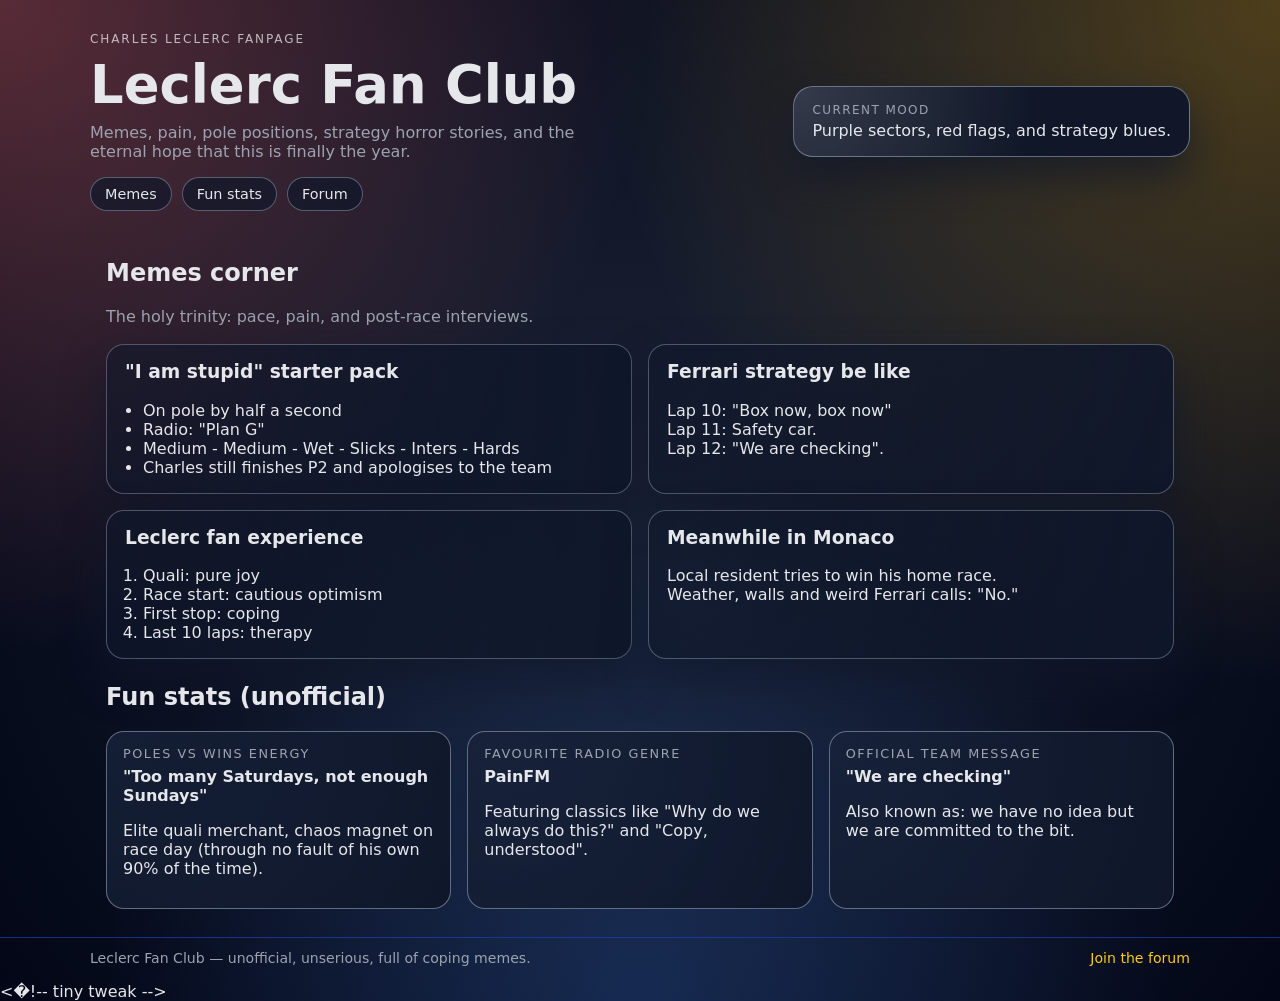
<file: index.html>
<!DOCTYPE html>
<html lang="en">
<head>
  <meta charset="UTF-8" />
  <meta name="viewport" content="width=device-width, initial-scale=1.0" />
  <title>Leclerc Fan Club</title>
  <link rel="stylesheet" href="style.css" />
</head>
<body>
  <header class="hero">
    <div class="hero-inner">
      <div>
        <p class="eyebrow">Charles Leclerc fanpage</p>
        <h1>Leclerc Fan Club</h1>
        <p class="hero-text">
          Memes, pain, pole positions, strategy horror stories, and the eternal hope that this is finally the year.
        </p>
        <nav class="nav">
          <a href="#memes">Memes</a>
          <a href="#stats">Fun stats</a>
          <a href="forum.html">Forum</a>
        </nav>
      </div>
      <div class="hero-card">
        <p class="hero-card-label">Current mood</p>
        <p class="hero-card-text" id="moodText">Purple sector with a side of Ferrari strategy anxiety.</p>
      </div>
    </div>
  </header>

  <main class="container">
    <section id="memes" class="section">
      <h2>Memes corner</h2>
      <p class="section-sub">The holy trinity: pace, pain, and post-race interviews.</p>

      <div class="meme-grid">
        <article class="meme-card">
          <h3>"I am stupid" starter pack</h3>
          <ul>
            <li>On pole by half a second</li>
            <li>Radio: "Plan G"</li>
            <li>Medium - Medium - Wet - Slicks - Inters - Hards</li>
            <li>Charles still finishes P2 and apologises to the team</li>
          </ul>
        </article>

        <article class="meme-card">
          <h3>Ferrari strategy be like</h3>
          <p>
            Lap 10: "Box now, box now"
            <br />
            Lap 11: Safety car.
            <br />
            Lap 12: "We are checking".
          </p>
        </article>

        <article class="meme-card">
          <h3>Leclerc fan experience</h3>
          <ol>
            <li>Quali: pure joy</li>
            <li>Race start: cautious optimism</li>
            <li>First stop: coping</li>
            <li>Last 10 laps: therapy</li>
          </ol>
        </article>

        <article class="meme-card">
          <h3>Meanwhile in Monaco</h3>
          <p>
            Local resident tries to win his home race.
            <br />
            Weather, walls and weird Ferrari calls: "No."
          </p>
        </article>
      </div>
    </section>

    <section id="stats" class="section">
      <h2>Fun stats (unofficial)</h2>
      <div class="stats-grid">
        <div class="stat">
          <span class="stat-label">Poles vs wins energy</span>
          <strong>"Too many Saturdays, not enough Sundays"</strong>
          <p>Elite quali merchant, chaos magnet on race day (through no fault of his own 90% of the time).</p>
        </div>
        <div class="stat">
          <span class="stat-label">Favourite radio genre</span>
          <strong>PainFM</strong>
          <p>Featuring classics like "Why do we always do this?" and "Copy, understood".</p>
        </div>
        <div class="stat">
          <span class="stat-label">Official team message</span>
          <strong>"We are checking"</strong>
          <p>Also known as: we have no idea but we are committed to the bit.</p>
        </div>
      </div>
    </section>
  </main>

  <footer class="footer">
    <div class="footer-inner">
      <span>Leclerc Fan Club — unofficial, unserious, full of coping memes.</span>
      <a href="forum.html">Join the forum</a>
    </div>
  </footer>

  <script>
    const moods = [
      'Purple sectors, red flags, and strategy blues.',
      'Copium, hopium, and a suspicious amount of Monaco onboard replays.',
      'Manifesting clean pit stops and functional radios.',
      'Quali merchant, race day hostage.',
      'Happy for Charles, confused by Ferrari.'
    ];
    const moodEl = document.getElementById('moodText');
    moodEl.textContent = moods[Math.floor(Math.random() * moods.length)];
  </script>
</body>
</html>
< ! - -   t i n y   t w e a k   - - >  
 
</file>
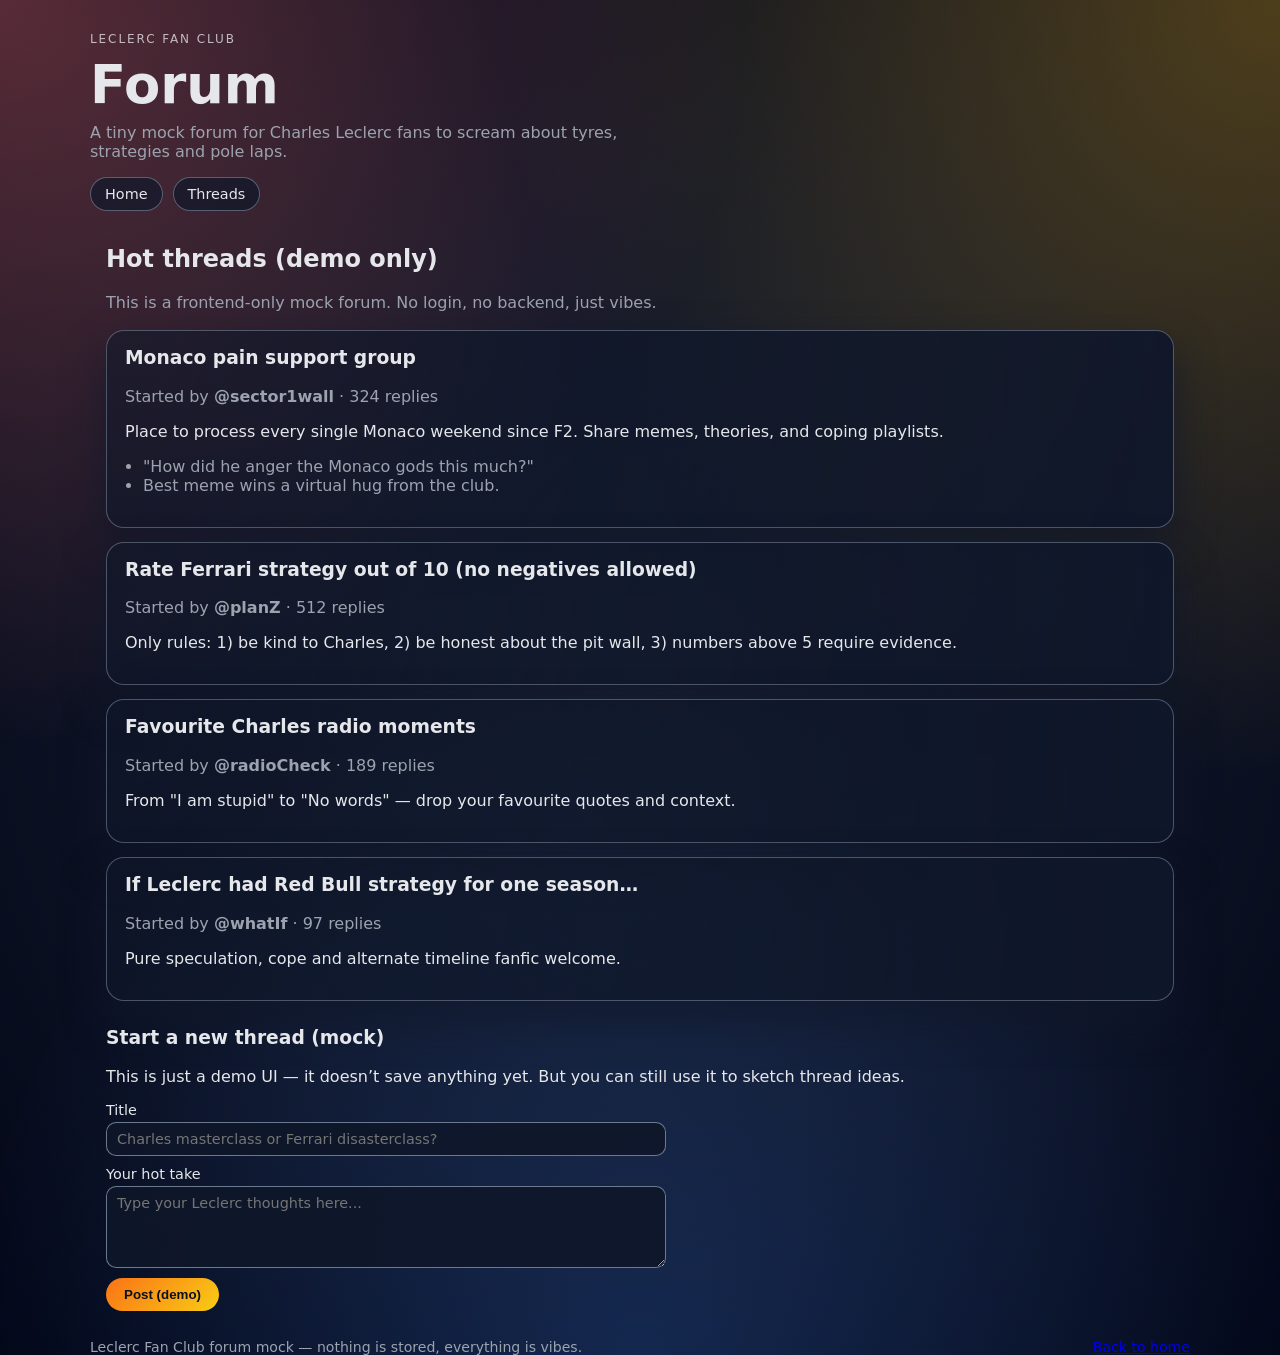
<file: forum.html>
<!DOCTYPE html>
<html lang="en">
<head>
  <meta charset="UTF-8" />
  <meta name="viewport" content="width=device-width, initial-scale=1.0" />
  <title>Leclerc Fan Club — Forum</title>
  <link rel="stylesheet" href="style.css" />
</head>
<body>
  <header class="hero hero--small">
    <div class="hero-inner">
      <div>
        <p class="eyebrow">Leclerc Fan Club</p>
        <h1>Forum</h1>
        <p class="hero-text">
          A tiny mock forum for Charles Leclerc fans to scream about tyres, strategies and pole laps.
        </p>
        <nav class="nav">
          <a href="index.html">Home</a>
          <a href="#threads">Threads</a>
        </nav>
      </div>
    </div>
  </header>

  <main class="container">
    <section id="threads" class="section">
      <h2>Hot threads (demo only)</h2>
      <p class="section-sub">This is a frontend-only mock forum. No login, no backend, just vibes.</p>

      <div class="thread-list">
        <article class="thread-card">
          <h3>Monaco pain support group</h3>
          <p class="thread-meta">Started by <strong>@sector1wall</strong> · 324 replies</p>
          <p>
            Place to process every single Monaco weekend since F2. Share memes, theories, and coping playlists.
          </p>
          <ul class="thread-preview">
            <li>"How did he anger the Monaco gods this much?"</li>
            <li>Best meme wins a virtual hug from the club.</li>
          </ul>
        </article>

        <article class="thread-card">
          <h3>Rate Ferrari strategy out of 10 (no negatives allowed)</h3>
          <p class="thread-meta">Started by <strong>@planZ</strong> · 512 replies</p>
          <p>
            Only rules: 1) be kind to Charles, 2) be honest about the pit wall, 3) numbers above 5 require evidence.
          </p>
        </article>

        <article class="thread-card">
          <h3>Favourite Charles radio moments</h3>
          <p class="thread-meta">Started by <strong>@radioCheck</strong> · 189 replies</p>
          <p>
            From "I am stupid" to "No words" — drop your favourite quotes and context.
          </p>
        </article>

        <article class="thread-card">
          <h3>If Leclerc had Red Bull strategy for one season…</h3>
          <p class="thread-meta">Started by <strong>@whatIf</strong> · 97 replies</p>
          <p>
            Pure speculation, cope and alternate timeline fanfic welcome.
          </p>
        </article>
      </div>

      <section class="new-thread">
        <h3>Start a new thread (mock)</h3>
        <p>
          This is just a demo UI — it doesn’t save anything yet. But you can still use it to sketch thread ideas.
        </p>
        <form class="new-thread-form" onsubmit="event.preventDefault(); alert('Demo only — no actual posting yet.');">
          <label>
            Title
            <input type="text" placeholder="Charles masterclass or Ferrari disasterclass?" required />
          </label>
          <label>
            Your hot take
            <textarea rows="4" placeholder="Type your Leclerc thoughts here..." required></textarea>
          </label>
          <button type="submit">Post (demo)</button>
        </form>
      </section>
    </section>
  </main

  <footer class="footer">
    <div class="footer-inner">
      <span>Leclerc Fan Club forum mock — nothing is stored, everything is vibes.</span>
      <a href="index.html">Back to home</a>
    </div>
  </footer>
</body>
</html>
</file>
<file: style.css>
:root {
  --bg: #050816;
  --bg-2: #120c2c;
  --card: #0b1220;
  --accent: #f97316;
  --accent-2: #facc15;
  --text: #e5e7eb;
  --muted: #9ca3af;
  --border: rgba(148, 163, 184, 0.45);
  --error: #f97373;
}

* {
  box-sizing: border-box;
}

body {
  margin: 0;
  font-family: system-ui, -apple-system, BlinkMacSystemFont, 'Segoe UI', sans-serif;
  color: var(--text);
  background:
    radial-gradient(circle at top left, rgba(248, 113, 113, 0.35), transparent 40%),
    radial-gradient(circle at top right, rgba(251, 191, 36, 0.3), transparent 42%),
    radial-gradient(circle at bottom, rgba(59, 130, 246, 0.22), transparent 45%),
    radial-gradient(circle at center, rgba(15, 23, 42, 0.95), #020617);
  min-height: 100vh;
  display: flex;
  flex-direction: column;
}

.hero {
  padding: 32px 16px 24px;
}

.hero--small {
  padding-bottom: 10px;
}

.hero-inner,
.container,
.footer-inner {
  width: min(1100px, 100%);
  margin: 0 auto;
}

.hero-inner {
  display: flex;
  justify-content: space-between;
  gap: 20px;
  align-items: center;
}

.eyebrow {
  margin: 0 0 8px;
  text-transform: uppercase;
  letter-spacing: 0.16em;
  font-size: 0.75rem;
  color: rgba(248, 250, 252, 0.7);
}

h1 {
  margin: 0 0 8px;
  font-size: clamp(2.1rem, 6vw, 3.3rem);
}

.hero-text {
  margin: 0 0 16px;
  color: var(--muted);
  max-width: 540px;
}

.nav {
  display: flex;
  flex-wrap: wrap;
  gap: 10px;
}

.nav a {
  color: var(--text);
  text-decoration: none;
  padding: 8px 14px;
  border-radius: 999px;
  border: 1px solid rgba(148, 163, 184, 0.5);
  background: rgba(15, 23, 42, 0.7);
  font-size: 0.9rem;
}

.nav a:hover {
  border-color: var(--accent);
}

.hero-card {
  min-width: 260px;
  background: radial-gradient(circle at top left, rgba(248, 250, 252, 0.16), transparent 60%), rgba(15, 23, 42, 0.95);
  border-radius: 20px;
  padding: 16px 18px;
  border: 1px solid rgba(148, 163, 184, 0.6);
}

.hero-card-label {
  margin: 0 0 4px;
  font-size: 0.75rem;
  text-transform: uppercase;
  letter-spacing: 0.12em;
  color: var(--muted);
}

.hero-card-text {
  margin: 0;
  font-weight: 500;
}

.container {
  flex: 1 0 auto;
  padding: 0 16px 28px;
}

.section {
  margin-top: 24px;
}

.section-sub {
  margin: 6px 0 18px;
  color: var(--muted);
}

.meme-grid {
  display: grid;
  grid-template-columns: repeat(2, minmax(0, 1fr));
  gap: 16px;
}

.meme-card,
.thread-card,
.hero-card {
  box-shadow: 0 20px 40px rgba(15, 23, 42, 0.7);
}

.meme-card,
.thread-card {
  border-radius: 18px;
  padding: 16px 18px;
  background: radial-gradient(circle at top left, rgba(15, 23, 42, 0.55), rgba(15, 23, 42, 0.95));
  border: 1px solid var(--border);
}

.meme-card h3,
.thread-card h3 {
  margin-top: 0;
}

.meme-card ul,
.meme-card ol {
  margin-bottom: 0;
  padding-left: 18px;
}

.stats-grid {
  display: grid;
  grid-template-columns: repeat(3, minmax(0, 1fr));
  gap: 16px;
}

.stat {
  border-radius: 18px;
  padding: 14px 16px;
  background: radial-gradient(circle at top left, rgba(24, 35, 58, 0.8), rgba(15, 23, 42, 0.98));
  border: 1px solid rgba(148, 163, 184, 0.6);
}

.stat-label {
  display: block;
  font-size: 0.8rem;
  letter-spacing: 0.12em;
  text-transform: uppercase;
  color: var(--muted);
}

.stat strong {
  display: block;
  margin: 6px 0;
}

.thread-list {
  display: grid;
  gap: 14px;
}

.thread-meta {
  margin-top: 4px;
  margin-bottom: 8px;
  color: var(--muted);
}

.thread-preview {
  margin-top: 0;
  padding-left: 18px;
  color: var(--muted);
}

.new-thread {
  margin-top: 26px;
}

.new-thread-form {
  margin-top: 10px;
  display: grid;
  gap: 10px;
  max-width: 560px;
}

.new-thread-form label {
  display: grid;
  gap: 4px;
  font-size: 0.9rem;
}

.new-thread-form input,
.new-thread-form textarea {
  border-radius: 10px;
  border: 1px solid rgba(148, 163, 184, 0.7);
  padding: 8px 10px;
  font: inherit;
  background: rgba(15, 23, 42, 0.9);
  color: var(--text);
}

.new-thread-form button {
  justify-self: flex-start;
  border-radius: 999px;
  border: none;
  padding: 9px 18px;
  background: linear-gradient(135deg, var(--accent), var(--accent-2));
  color: #0b1020;
  font-weight: 600;
  cursor: pointer;
}

.footer {
  padding: 12px 16px 16px;
  border-top: 1px solid rgba(30, 64, 175, 0.7);
  margin-top: auto;
}

.footer-inner {
  display: flex;
  justify-content: space-between;
  gap: 10px;
  align-items: center;
  font-size: 0.88rem;
  color: var(--muted);
}

.footer a {
  color: var(--accent-2);
  text-decoration: none;
}

.footer a:hover {
  text-decoration: underline;
}

@media (max-width: 860px) {
  .hero-inner {
    flex-direction: column;
    align-items: flex-start;
  }

  .meme-grid,
  .stats-grid {
    grid-template-columns: minmax(0, 1fr);
  }

  .footer-inner {
    flex-direction: column;
    align-items: flex-start;
  }
}
</file>
